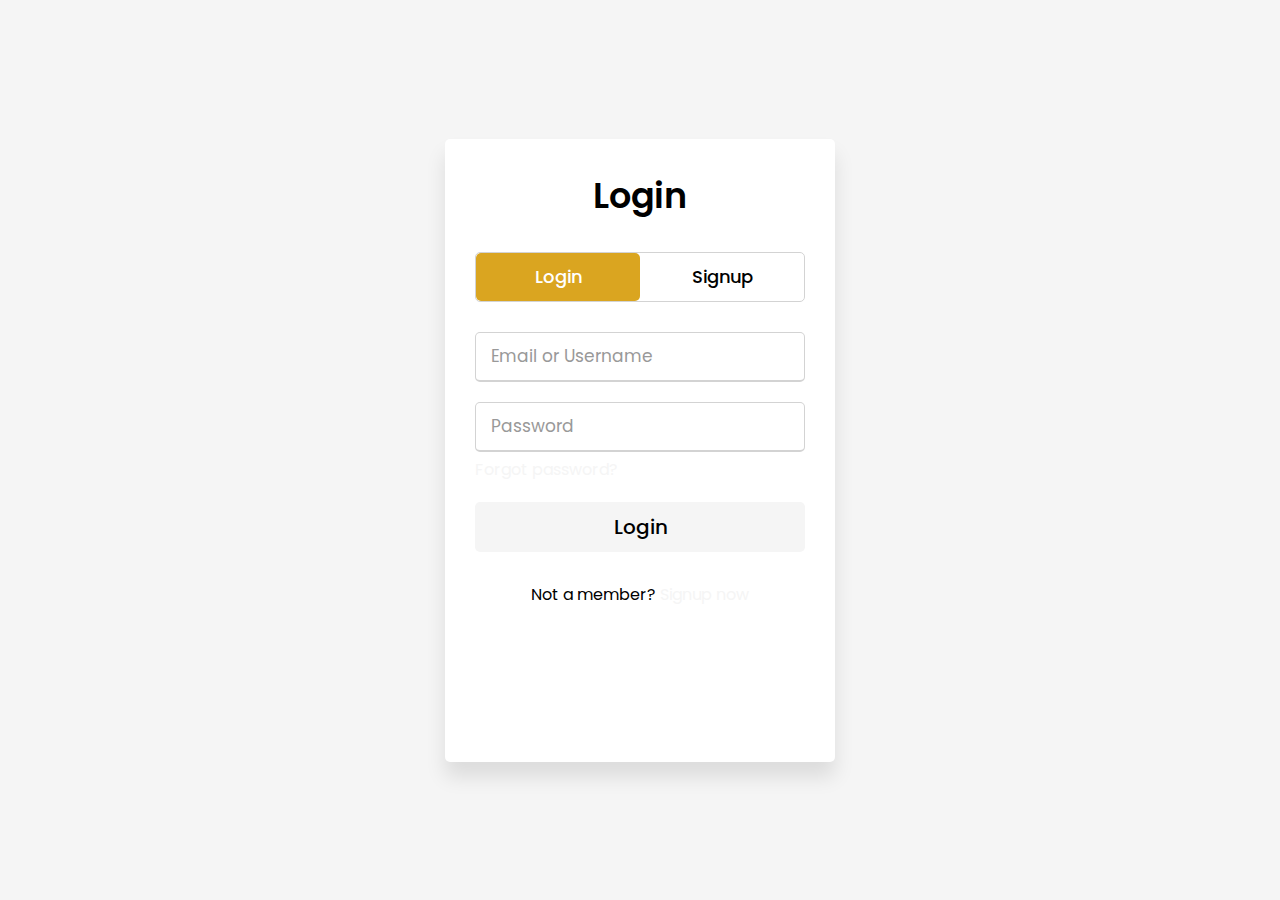
<file: login.html>
<!DOCTYPE html>
<html lang="en" dir="ltr">

<head>
    <meta charset="utf-8" />
    <title>Login and Registration Form</title>
    <link rel="stylesheet" href="style.css">
    <meta name="viewport" content="width=device-width, initial-scale=1.0" />
</head>

<body>
    <div class="wrapper">
        <div class="title-text">
            <!-- Titles for login and signup sections -->
            <div class="title login">Login</div>
            <div class="title signup">Signup</div>
        </div>
        <!-- Container for the form -->
        <div class="form-container">
            <div class="slide-controls">
                <!-- Radio inputs to control the sliding -->
                <input type="radio" name="slide" id="login" checked />
                <input type="radio" name="slide" id="signup" />
                <!-- Labels for login and signup buttons -->
                <label for="login" class="slide login">Login</label>
                <label for="signup" class="slide signup">Signup</label>
                <!-- Slider tab -->
                <div class="slider-tab"></div>
            </div>
            <div class="form-inner">
                <!-- Login form -->
                <form action="./php/database.php" class="login" method="post" autocomplete="off">
                    <div class="field">
                        <input type="text" name="mail" placeholder="Email or Username" required />
                    </div>
                    <div class="field">
                        <input type="password" name="password" placeholder="Password" required />
                    </div>
                    <div class="pass-link">
                        <a href="#">Forgot password?</a>
                    </div>
                    <div class="field btn">
                        <div class="btn-layer"></div>
                        <input type="submit" name="login" value="Login" />
                    </div>
                    <div class="signup-link">
                        Not a member? <a href="">Signup now</a>
                    </div>
                </form><!-- End of Login form -->

                <!-- Signup form -->
                <form action="./php/signup_database.php" class="signup" method="post" autocomplete="off">
                    <div class="field">
                        <input type="text" name="fullname" placeholder="Full Name" min="5" required />
                    </div>
                    <div class="field">
                        <input type="text" name="username" placeholder="Username" required />
                    </div>
                    <div class="field">
                        <input type="text" name="email" placeholder="Email Address" required />
                    </div>
                    <div class="field">
                        <input type="password" name="pass" placeholder="Password" id="password" required />
                    </div>
                    <div class="field">
                        <input type="password" name="con_password" placeholder="Confirm password" id="confirm-password" required />
                    </div>
                    <div class="field btn">
                        <div class="btn-layer"></div>
                        <input type="submit" name="signup" value="Signup" id="btn" onclick="matchpassword()">
                    </div>
                </form><!-- End of Signup form -->
            </div>
        </div>
    </div>
    <script>
        // JavaScript code for form interaction

        // Sliding effect between login and signup forms
        const loginText = document.querySelector(".title-text .login");
        const loginForm = document.querySelector("form.login");
        const loginBtn = document.querySelector("label.login");
        const signupBtn = document.querySelector("label.signup");
        const signupLink = document.querySelector("form .signup-link a");
        signupBtn.onclick = () => {
            loginForm.style.marginLeft = "-50%";
            loginText.style.marginLeft = "-50%";
        };
        loginBtn.onclick = () => {
            loginForm.style.marginLeft = "0%";
            loginText.style.marginLeft = "0%";
        };
        signupLink.onclick = () => {
            signupBtn.click();
            return false;
        };
    </script>
</body>

</html>
</file>
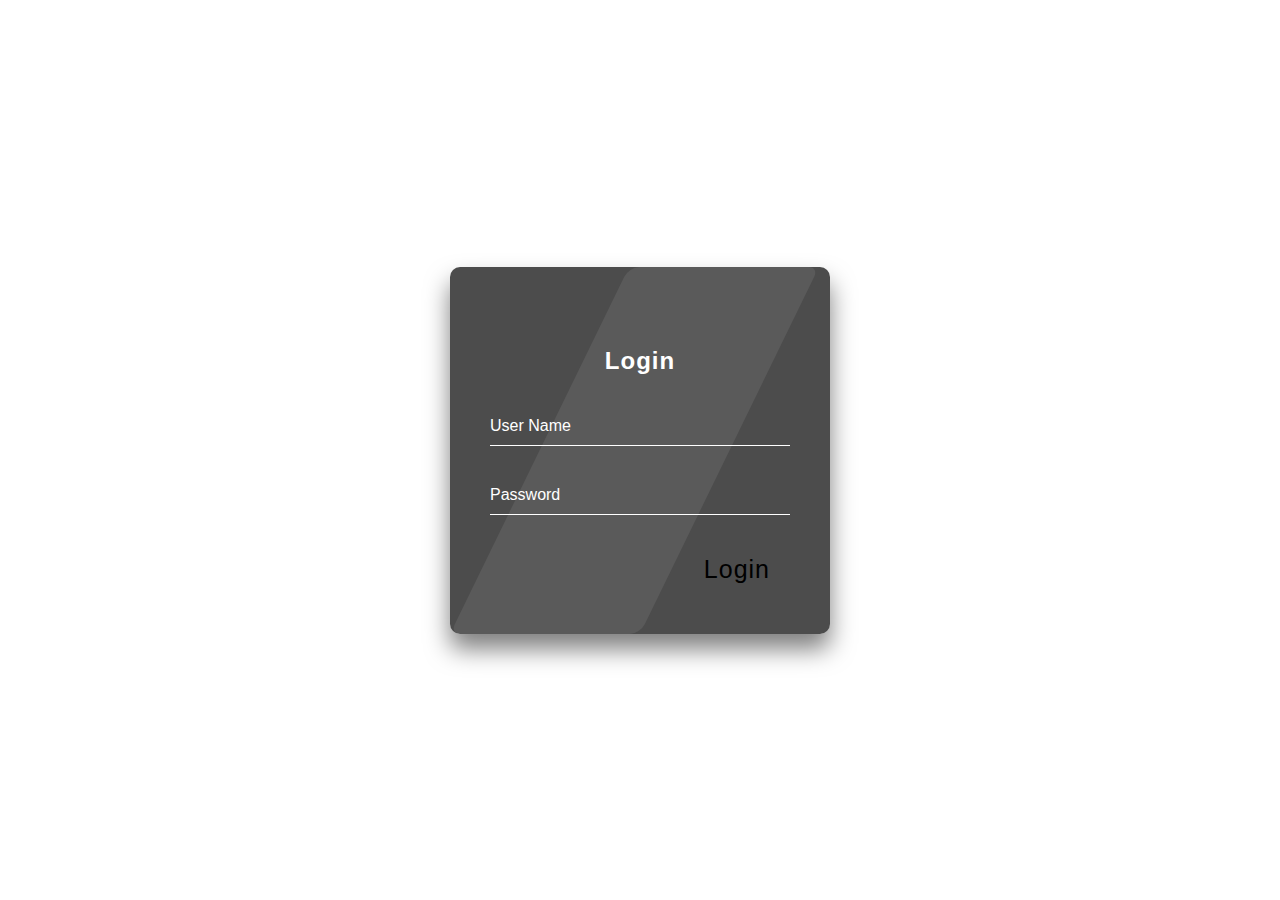
<file: HTML/admin.html>
<!DOCTYPE html>
<html lang="en">

<head>
    <meta charset="UTF-8" />
    <meta name="viewport" content="width=device-width, initial-scale=1.0" />
    <meta http-equiv="X-UA-Compatible" content="ie=edge" />
    <link rel="stylesheet" href="../css/admin.css" />
    <title>Login Form Demo</title>
</head>

<body>
    <div class="login-wrapper">
        <form action="../php/admin.php" method="post" class="form">
            <h2>Login</h2>
            <div class="input-group">
                <input type="text" name="loginUser" id="loginUser" required />
                <label for="loginUser">User Name</label>
            </div>

            <!-- <div class="input-group">
                <input type="text" name="loginMail" id="loginUser" required />
                <label for="loginUser">Email</label>
            </div> -->
            <div class="input-group">
                <input type="password" name="loginPassword" id="loginPassword" required />
                <label for="loginPassword">Password</label>
            </div>
            <button type="submit" name="send" class="submit-btn">Login</button>
        </form>
    </div>
</body>

</html>
</file>
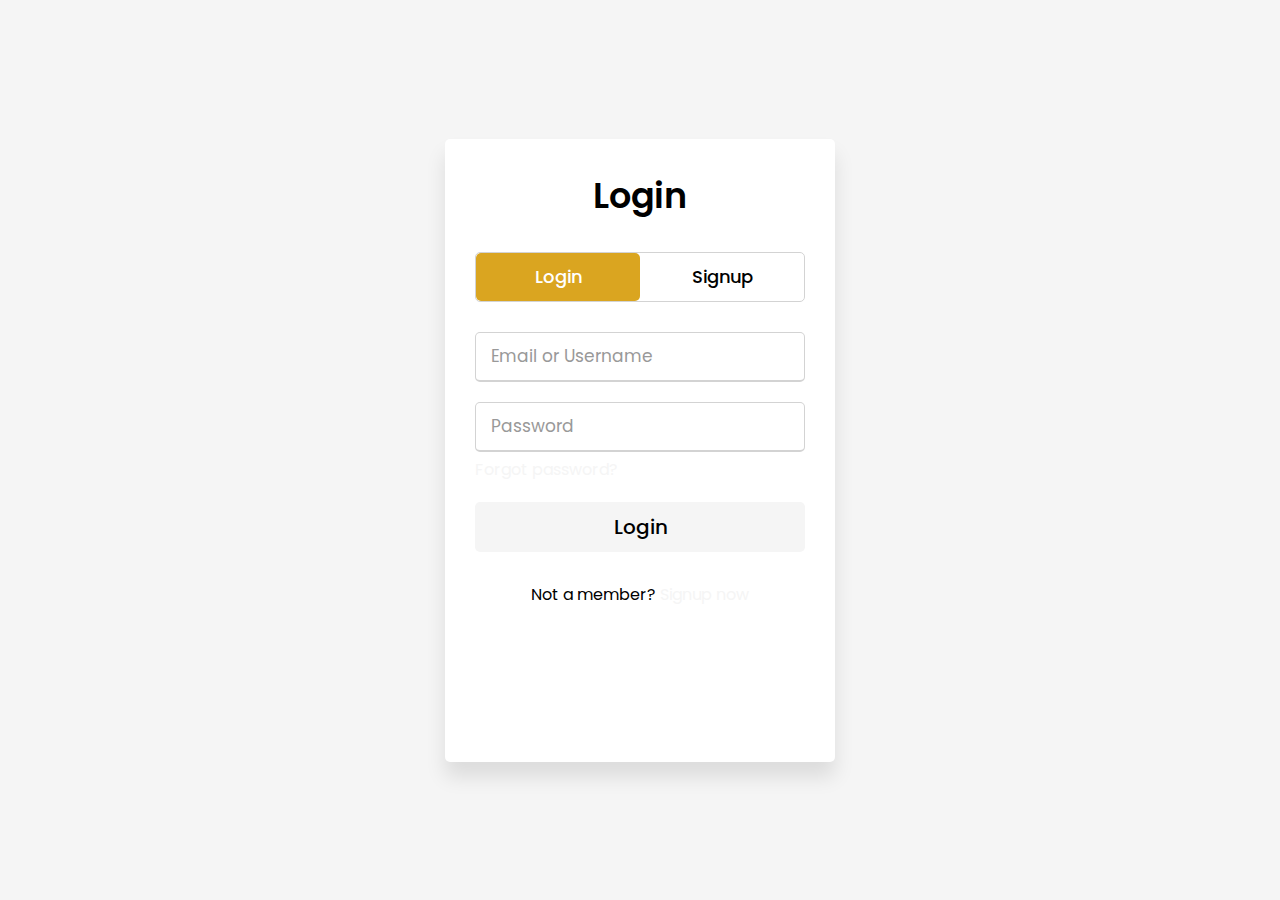
<file: HTML/login.html>
<!DOCTYPE html>
<html lang="en" dir="ltr">

<head>
    <meta charset="utf-8" />
    <title>Login and Registration Form</title>
    <link rel="stylesheet" href="../css/style.css">
    <meta name="viewport" content="width=device-width, initial-scale=1.0" />
</head>

<body>
    <div class="wrapper">
        <div class="title-text">
            <!-- Titles for login and signup sections -->
            <div class="title login">Login</div>
            <div class="title signup">Signup</div>
        </div>
        <!-- Container for the form -->
        <div class="form-container">
            <div class="slide-controls">
                <!-- Radio inputs to control the sliding -->
                <input type="radio" name="slide" id="login" checked />
                <input type="radio" name="slide" id="signup" />
                <!-- Labels for login and signup buttons -->
                <label for="login" class="slide login">Login</label>
                <label for="signup" class="slide signup">Signup</label>
                <!-- Slider tab -->
                <div class="slider-tab"></div>
            </div>
            <div class="form-inner">
                <!-- Login form -->
                <form action="../php/database.php" class="login" method="post" autocomplete="off">
                    <div class="field">
                        <input type="text" name="mail" placeholder="Email or Username" required />
                    </div>
                    <div class="field">
                        <input type="password" name="password" placeholder="Password" required />
                    </div>
                    <div class="pass-link">
                        <a href="#">Forgot password?</a>
                    </div>
                    <div class="field btn">
                        <div class="btn-layer"></div>
                        <input type="submit" name="login" value="Login" />
                    </div>
                    <div class="signup-link">
                        Not a member? <a href="">Signup now</a>
                    </div>
                </form><!-- End of Login form -->

                <!-- Signup form -->
                <form action="../php/signup_database.php" class="signup" method="post" autocomplete="off">
                    <div class="field">
                        <input type="text" name="fullname" placeholder="Full Name" min="5" required />
                    </div>
                    <div class="field">
                        <input type="text" name="username" placeholder="Username" required />
                    </div>
                    <div class="field">
                        <input type="text" name="email" placeholder="Email Address" required />
                    </div>
                    <div class="field">
                        <input type="password" name="pass" placeholder="Password" id="password" required />
                    </div>
                    <div class="field">
                        <input type="password" name="con_password" placeholder="Confirm password" id="confirm-password" required />
                    </div>
                    <div class="field btn">
                        <div class="btn-layer"></div>
                        <input type="submit" name="signup" value="Signup" id="btn">
                    </div>
                </form><!-- End of Signup form -->
            </div>
        </div>
    </div>
    <script>
        // JavaScript code for form interaction

        // Sliding effect between login and signup forms
        const loginText = document.querySelector(".title-text .login");
        const loginForm = document.querySelector("form.login");
        const loginBtn = document.querySelector("label.login");
        const signupBtn = document.querySelector("label.signup");
        const signupLink = document.querySelector("form .signup-link a");
        signupBtn.onclick = () => {
            loginForm.style.marginLeft = "-50%";
            loginText.style.marginLeft = "-50%";
        };
        loginBtn.onclick = () => {
            loginForm.style.marginLeft = "0%";
            loginText.style.marginLeft = "0%";
        };
        signupLink.onclick = () => {
            signupBtn.click();
            return false;
        };
    </script>
</body>

</html>
</file>
<file: css/admin.css>
* {
    margin: 0;
    padding: 0;
    box-sizing: border-box;
}

body {
    background-size: cover;
    font-family: sans-serif;
}

.login-wrapper {
    height: 100vh;
    width: 100vw;
    display: flex;
    justify-content: center;
    align-items: center;
}

.form {
    position: relative;
    width: 100%;
    max-width: 380px;
    padding: 80px 40px 40px;
    background: rgba(0, 0, 0, 0.7);
    border-radius: 10px;
    color: #fff;
    box-shadow: 0 15px 25px rgba(0, 0, 0, 0.5);
}

.form::before {
    content: "";
    position: absolute;
    top: 0;
    left: 0;
    width: 50%;
    height: 100%;
    background: rgba(255, 255, 255, 0.08);
    transform: skewX(-26deg);
    transform-origin: bottom left;
    border-radius: 10px;
    pointer-events: none;
}

.form img {
    position: absolute;
    top: -50px;
    left: calc(50% - 50px);
    width: 100px;
    background: rgba(255, 255, 255, 0.8);
    border-radius: 50%;
}

.form h2 {
    text-align: center;
    letter-spacing: 1px;
    margin-bottom: 2rem;
    color: white;
}

.form .input-group {
    position: relative;
}

.form .input-group input {
    width: 100%;
    padding: 10px 0;
    font-size: 1rem;
    letter-spacing: 1px;
    margin-bottom: 30px;
    border: none;
    border-bottom: 1px solid #fff;
    outline: none;
    background-color: transparent;
    color: inherit;
}

.form .input-group label {
    position: absolute;
    top: 0;
    left: 0;
    padding: 10px 0;
    font-size: 1rem;
    pointer-events: none;
    transition: 0.3s ease-out;
}

.form .input-group input:focus+label,
.form .input-group input:valid+label {
    transform: translateY(-18px);
    color: white;
    font-size: 0.8rem;
}

.submit-btn,
.submit-btn button {
    display: block;
    margin-left: auto;
    border: none;
    outline: none;
    /* background: #; */
    font-size: 1rem;
    /* text-transform: uppercase; */
    letter-spacing: 1px;
    padding: 10px 20px;
    border-radius: 5px;
    cursor: pointer;
    background: transparent;
    /* box-shadow: inset 0 0 0 0 #44c7f5; */
    -webkit-transition: .3s;
    transition: .3s;
    font-size: 25px;
    font-family: Verdana, Geneva, Tahoma, sans-serif;
}
.submit-btn:hover{
    color:#fff;
    background: goldenrod;
}

.forgot-pw {
    color: inherit;
}

#forgot-pw {
    position: absolute;
    display: flex;
    justify-content: center;
    align-items: center;
    top: 0;
    left: 0;
    right: 0;
    height: 0;
    z-index: 1;
    background: #fff;
    opacity: 0;
    transition: 0.6s;
}

#forgot-pw:target {
    height: 100%;
    opacity: 1;
}

.close {
    position: absolute;
    right: 1.5rem;
    top: 0.5rem;
    font-size: 2rem;
    font-weight: 900;
    text-decoration: none;
    color: inherit;
}
</file>
<file: style.css>
/* Importing the 'Poppins' font from Google Fonts */
@import url("https://fonts.googleapis.com/css?family=Poppins:400,500,600,700&display=swap");

/* Resetting default styling for all elements */
* {
    margin: 0;
    padding: 0;
    box-sizing: border-box;
    font-family: "Poppins", sans-serif;
}

/* Styling for the HTML and body elements */
html,
body {
    display: grid;
    height: 100%;
    width: 100%;
    place-items: center;
    background: whitesmoke;
    justify-content: center;
    align-items: center;
    background-attachment: fixed;
}

/* Styling for selected text */
::selection {
    background: whitesmoke;
    color: #000;
}

/* Styling for the main container */
.wrapper {
    overflow: hidden;
    max-width: 390px;
    background: #fff;
    padding: 30px;
    border-radius: 5px;
    box-shadow: 0px 15px 20px rgba(0, 0, 0, 0.1);
}

/* Styling for the title section */
.wrapper .title-text {
    display: flex;
    width: 200%;
}

/* Styling for the title text */
.wrapper .title {
    width: 50%;
    font-size: 35px;
    font-weight: 600;
    text-align: center;
    transition: all 0.6s cubic-bezier(0.68, -0.55, 0.265, 1.55);
}

/* Styling for the slide controls */
.wrapper .slide-controls {
    position: relative;
    display: flex;
    height: 50px;
    width: 100%;
    overflow: hidden;
    margin: 30px 0 10px 0;
    justify-content: space-between;
    border: 1px solid lightgrey;
    border-radius: 5px;
}

/* Styling for each slide control item */
.slide-controls .slide {
    height: 100%;
    width: 100%;
    color: #fff;
    font-size: 18px;
    font-weight: 500;
    text-align: center;
    line-height: 48px;
    cursor: pointer;
    z-index: 1;
    transition: all 0.6s ease;
}

/* Styling for the 'signup' label */
.slide-controls label.signup {
    color: #000;
}

/* Styling for the slider tab */
.slide-controls .slider-tab {
    position: absolute;
    height: 100%;
    width: 50%;
    left: 0;
    z-index: 0;
    border-radius: 5px;
    background: goldenrod;
    transition: all 0.6s cubic-bezier(0.68, -0.55, 0.265, 1.55);
}

/* Styling for radio input (hidden) for signup section */
input[type="radio"] {
    display: none;
}

/* Styling for slider tab when signup is checked */
#signup:checked~.slider-tab {
    left: 50%;
}

/* Styling for 'signup' label when signup is checked */
#signup:checked~label.signup {
    color: #fff;
    cursor: default;
    user-select: none;
}

/* Styling for 'login' label when signup is checked */
#signup:checked~label.login {
    color: #000;
}

/* Styling for 'signup' label when login is checked */
#login:checked~label.signup {
    color: #000;
}

/* Styling for 'login' label when login is checked */
#login:checked~label.login {
    cursor: default;
    user-select: none;
}

/* Styling for the form container */
.wrapper .form-container {
    width: 100%;
    overflow: hidden;
}

/* Styling for the inner form container */
.form-container .form-inner {
    display: flex;
    width: 200%;
}

/* Styling for the form inside the inner container */
.form-container .form-inner form {
    width: 50%;
    transition: all 0.6s cubic-bezier(0.68, -0.55, 0.265, 1.55);
}

/* Styling for form fields */
.form-inner form .field {
    height: 50px;
    width: 100%;
    margin-top: 20px;
}

/* Styling for form field inputs */
.form-inner form .field input {
    height: 100%;
    width: 100%;
    outline: none;
    padding-left: 15px;
    border-radius: 5px;
    border: 1px solid lightgrey;
    border-bottom-width: 2px;
    font-size: 17px;
    transition: all 0.3s ease;
}

/* Styling for form field input on focus */
.form-inner form .field input:focus {
    border-color: goldenrod;
}

/* Styling for placeholder text in form inputs */
.form-inner form .field input::placeholder {
    color: #999;
    transition: all 0.3s ease;
}

/* Styling for placeholder text on focus */
form .field input:focus::placeholder {
    color: #b3b3b3;
}

/* Styling for password reset link */
.form-inner form .pass-link {
    margin-top: 5px;
}

/* Styling for password reset link on hover */
.form-inner form .pass-link a:hover {
    color: goldenrod;
}

/* Styling for signup link */
.form-inner form .signup-link {
    text-align: center;
    margin-top: 30px;
}

/* Styling for signup link and password reset link */
.form-inner form .pass-link a,
.form-inner form .signup-link a {
    color: whitesmoke;
    text-decoration: none;
}

/* Styling for signup link and password reset link on hover */
.form-inner form .pass-link a:hover,
.form-inner form .signup-link a:hover {
    text-decoration: underline;
    color: goldenrod;
}

/* Styling for form submit button */
form .btn {
    height: 50px;
    width: 100%;
    border-radius: 5px;
    position: relative;
    overflow: hidden;
}

/* Styling for form submit button layer on hover */
form .btn:hover .btn-layer {
    background: goldenrod;
}

/* Styling for form submit button layer */
form .btn .btn-layer {
    height: 100%;
    width: 300%;
    position: absolute;
    left: -100%;
    background: whitesmoke;
    border-radius: 5px;
    transition: all 0.4s ease;
}

/* Styling for form submit button layer on hover */
form .btn:hover .btn-layer {
    left: 0;
}

/* Styling for form submit button input */
form .btn input[type="submit"] {
    height: 100%;
    width: 100%;
    z-index: 1;
    position: relative;
    background: none;
    border: none;
    color: #000;
    padding-left: 0;
    border-radius: 5px;
    font-size: 20px;
    font-weight: 500;
    cursor: pointer;
}
</file>
<file: css/style.css>
/* Importing the 'Poppins' font from Google Fonts */
@import url("https://fonts.googleapis.com/css?family=Poppins:400,500,600,700&display=swap");

/* Resetting default styling for all elements */
* {
    margin: 0;
    padding: 0;
    box-sizing: border-box;
    font-family: "Poppins", sans-serif;
}

/* Styling for the HTML and body elements */
html,
body {
    display: grid;
    height: 100%;
    width: 100%;
    place-items: center;
    background: whitesmoke;
    justify-content: center;
    align-items: center;
    background-attachment: fixed;
}

/* Styling for selected text */
::selection {
    background: whitesmoke;
    color: #000;
}

/* Styling for the main container */
.wrapper {
    overflow: hidden;
    max-width: 390px;
    background: #fff;
    padding: 30px;
    border-radius: 5px;
    box-shadow: 0px 15px 20px rgba(0, 0, 0, 0.1);
}

/* Styling for the title section */
.wrapper .title-text {
    display: flex;
    width: 200%;
}

/* Styling for the title text */
.wrapper .title {
    width: 50%;
    font-size: 35px;
    font-weight: 600;
    text-align: center;
    transition: all 0.6s cubic-bezier(0.68, -0.55, 0.265, 1.55);
}

/* Styling for the slide controls */
.wrapper .slide-controls {
    position: relative;
    display: flex;
    height: 50px;
    width: 100%;
    overflow: hidden;
    margin: 30px 0 10px 0;
    justify-content: space-between;
    border: 1px solid lightgrey;
    border-radius: 5px;
}

/* Styling for each slide control item */
.slide-controls .slide {
    height: 100%;
    width: 100%;
    color: #fff;
    font-size: 18px;
    font-weight: 500;
    text-align: center;
    line-height: 48px;
    cursor: pointer;
    z-index: 1;
    transition: all 0.6s ease;
}

/* Styling for the 'signup' label */
.slide-controls label.signup {
    color: #000;
}

/* Styling for the slider tab */
.slide-controls .slider-tab {
    position: absolute;
    height: 100%;
    width: 50%;
    left: 0;
    z-index: 0;
    border-radius: 5px;
    background: goldenrod;
    transition: all 0.6s cubic-bezier(0.68, -0.55, 0.265, 1.55);
}

/* Styling for radio input (hidden) for signup section */
input[type="radio"] {
    display: none;
}

/* Styling for slider tab when signup is checked */
#signup:checked~.slider-tab {
    left: 50%;
}

/* Styling for 'signup' label when signup is checked */
#signup:checked~label.signup {
    color: #fff;
    cursor: default;
    user-select: none;
}

/* Styling for 'login' label when signup is checked */
#signup:checked~label.login {
    color: #000;
}

/* Styling for 'signup' label when login is checked */
#login:checked~label.signup {
    color: #000;
}

/* Styling for 'login' label when login is checked */
#login:checked~label.login {
    cursor: default;
    user-select: none;
}

/* Styling for the form container */
.wrapper .form-container {
    width: 100%;
    overflow: hidden;
}

/* Styling for the inner form container */
.form-container .form-inner {
    display: flex;
    width: 200%;
}

/* Styling for the form inside the inner container */
.form-container .form-inner form {
    width: 50%;
    transition: all 0.6s cubic-bezier(0.68, -0.55, 0.265, 1.55);
}

/* Styling for form fields */
.form-inner form .field {
    height: 50px;
    width: 100%;
    margin-top: 20px;
}

/* Styling for form field inputs */
.form-inner form .field input {
    height: 100%;
    width: 100%;
    outline: none;
    padding-left: 15px;
    border-radius: 5px;
    border: 1px solid lightgrey;
    border-bottom-width: 2px;
    font-size: 17px;
    transition: all 0.3s ease;
}

/* Styling for form field input on focus */
.form-inner form .field input:focus {
    border-color: goldenrod;
}

/* Styling for placeholder text in form inputs */
.form-inner form .field input::placeholder {
    color: #999;
    transition: all 0.3s ease;
}

/* Styling for placeholder text on focus */
form .field input:focus::placeholder {
    color: #b3b3b3;
}

/* Styling for password reset link */
.form-inner form .pass-link {
    margin-top: 5px;
}

/* Styling for password reset link on hover */
.form-inner form .pass-link a:hover {
    color: goldenrod;
}

/* Styling for signup link */
.form-inner form .signup-link {
    text-align: center;
    margin-top: 30px;
}

/* Styling for signup link and password reset link */
.form-inner form .pass-link a,
.form-inner form .signup-link a {
    color: whitesmoke;
    text-decoration: none;
}

/* Styling for signup link and password reset link on hover */
.form-inner form .pass-link a:hover,
.form-inner form .signup-link a:hover {
    text-decoration: underline;
    color: goldenrod;
}

/* Styling for form submit button */
form .btn {
    height: 50px;
    width: 100%;
    border-radius: 5px;
    position: relative;
    overflow: hidden;
}

/* Styling for form submit button layer on hover */
form .btn:hover .btn-layer {
    background: goldenrod;
}

/* Styling for form submit button layer */
form .btn .btn-layer {
    height: 100%;
    width: 300%;
    position: absolute;
    left: -100%;
    background: whitesmoke;
    border-radius: 5px;
    transition: all 0.4s ease;
}

/* Styling for form submit button layer on hover */
form .btn:hover .btn-layer {
    left: 0;
}

/* Styling for form submit button input */
form .btn input[type="submit"] {
    height: 100%;
    width: 100%;
    z-index: 1;
    position: relative;
    background: none;
    border: none;
    color: #000;
    padding-left: 0;
    border-radius: 5px;
    font-size: 20px;
    font-weight: 500;
    cursor: pointer;
}
</file>
